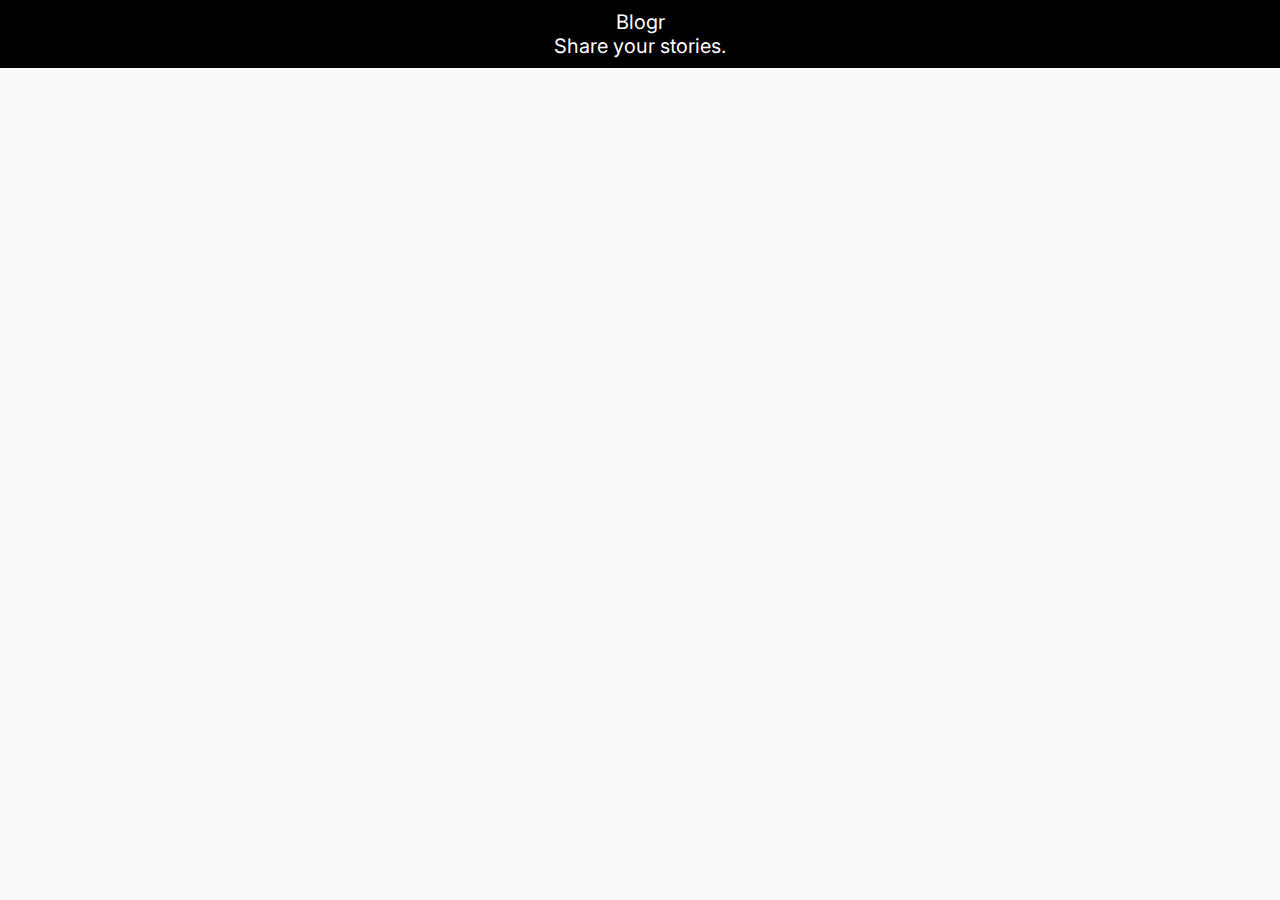
<file: index.html>
<!DOCTYPE html>
<html lang="en">

<head>
    <meta charset="UTF-8">
    <meta name="viewport" content="width=device-width, initial-scale=1.0">
    <title>Blogr</title>
    <link rel="stylesheet" href="styles.css">
</head>

<body>
 <header>
    <div>Blogr<br>
        Share your stories.
    </div>
    
 </header>

  <script src="script.js"></script>
</body>

</html>
</file>
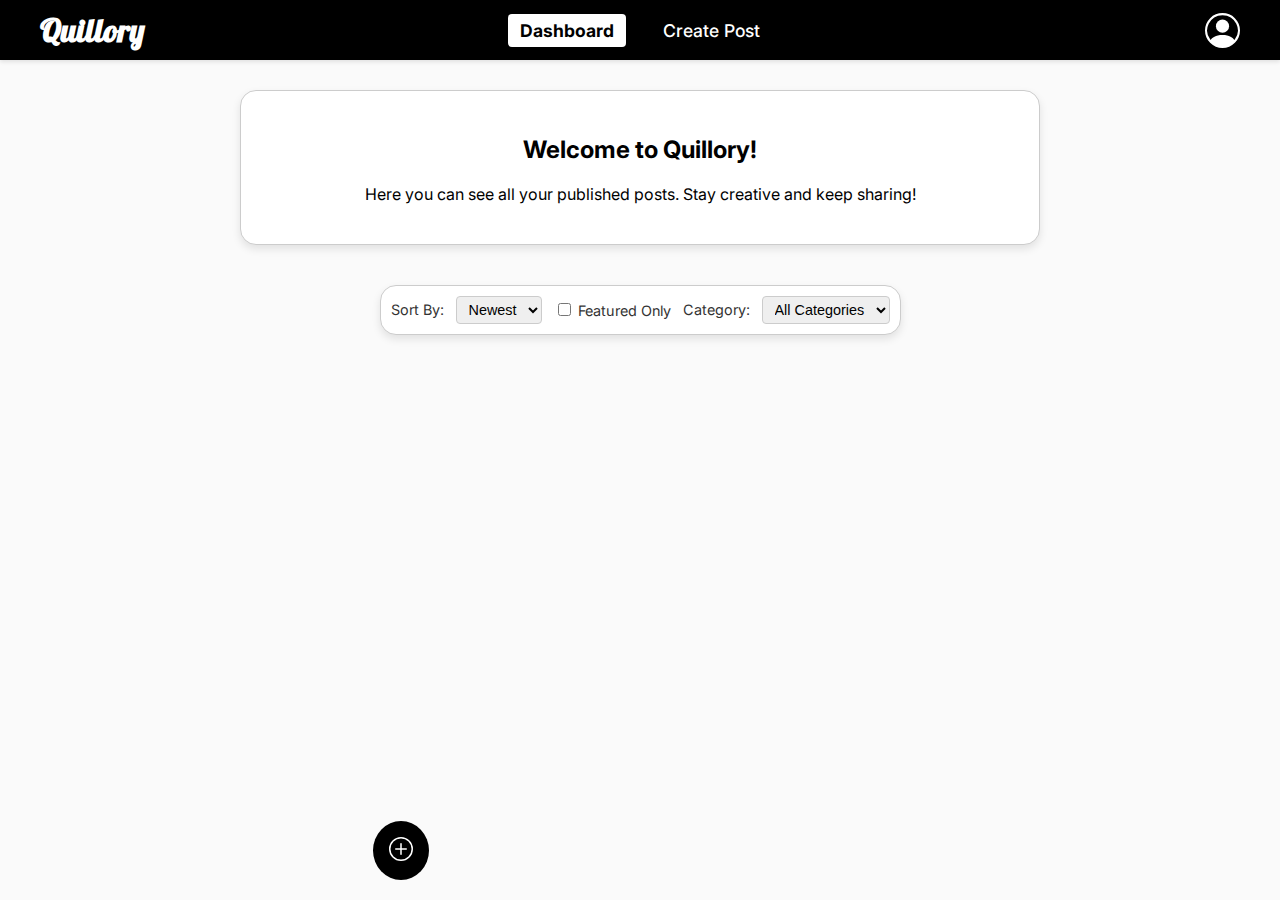
<file: HTML FILES/dashboard.html>
<!DOCTYPE html>
<html lang="en">
  <head>
    <title>Quillory</title>
    <link rel="icon" type="image/png" href="../quillory-icon.png">
    <meta charset="UTF-8" />
    <meta name="viewport" content="width=device-width, initial-scale=1.0" />
    <link rel="stylesheet" href="../CSS FILES/dashboard.css" />
  </head>
  <body>
    <header>

      <div class="title"><a href="dashboard.html">Quillory</a></div>
      <nav>
        <ul>
          <li><a href="dashboard.html" class="nav-link active">Dashboard</a></li>
          <li><a href="post.html" class="nav-link">Create Post</a></li>
        </ul>
      </nav>
      
      <a href="profile.html" class="profile-link" aria-label="profile">
        <svg xmlns="http://www.w3.org/2000/svg" width="35" height="35" fill="white" class="profile-icon" viewBox="0 0 16 16">
          <path d="M11 6a3 3 0 1 1-6 0 3 3 0 0 1 6 0"/>
          <path fill-rule="evenodd" d="M0 8a8 8 0 1 1 16 0A8 8 0 0 1 0 8m8-7a7 7 0 0 0-5.468 11.37C3.242 11.226 4.805 10 8 10s4.757 1.225 5.468 2.37A7 7 0 0 0 8 1"/>
        </svg>
      </a>
    </header>

    <main class="content-area">
      <div class="dashboard-summary">
        <h2>Welcome to Quillory!</h2>
        <p>Here you can see all your published posts. Stay creative and keep sharing!</p>
      </div>

      <div class="filter-bar">
        <label for="recency-filter">Sort By:</label>
        <select id="recency-filter">
          <option value="newest">Newest</option>
          <option value="oldest">Oldest</option>
        </select>
        
        <label for="featured-filter">
          <input type="checkbox" id="featured-filter" />
          Featured Only
        </label>
        
        <label for="category-filter">Category:</label>
        <select id="category-filter">
          <option value="all">All Categories</option>
          <option value="tech">Tech</option>
          <option value="lifestyle">Lifestyle</option>
          <option value="news">News</option>
        </select>
      </div>

      <section class="view-section">
        <div id="postsFeed" class="post-feed"></div>
      </section>

    </main>
    <button class="new-post-btn" aria-label="Create New Post">
      <svg xmlns="http://www.w3.org/2000/svg" width="16" height="16" fill="currentColor" class="bi bi-plus-circle" viewBox="0 0 16 16">
        <path d="M8 15A7 7 0 1 1 8 1a7 7 0 0 1 0 14m0 1A8 8 0 1 0 8 0a8 8 0 0 0 0 16"/>
        <path d="M8 4a.5.5 0 0 1 .5.5v3h3a.5.5 0 0 1 0 1h-3v3a.5.5 0 0 1-1 0v-3h-3a.5.5 0 0 1 0-1h3v-3A.5.5 0 0 1 8 4"/>
      </svg>
    </button>
    <script src="../JAVASCRIPT FILES/dashboard.js"></script>
  </body>
</html>
</file>
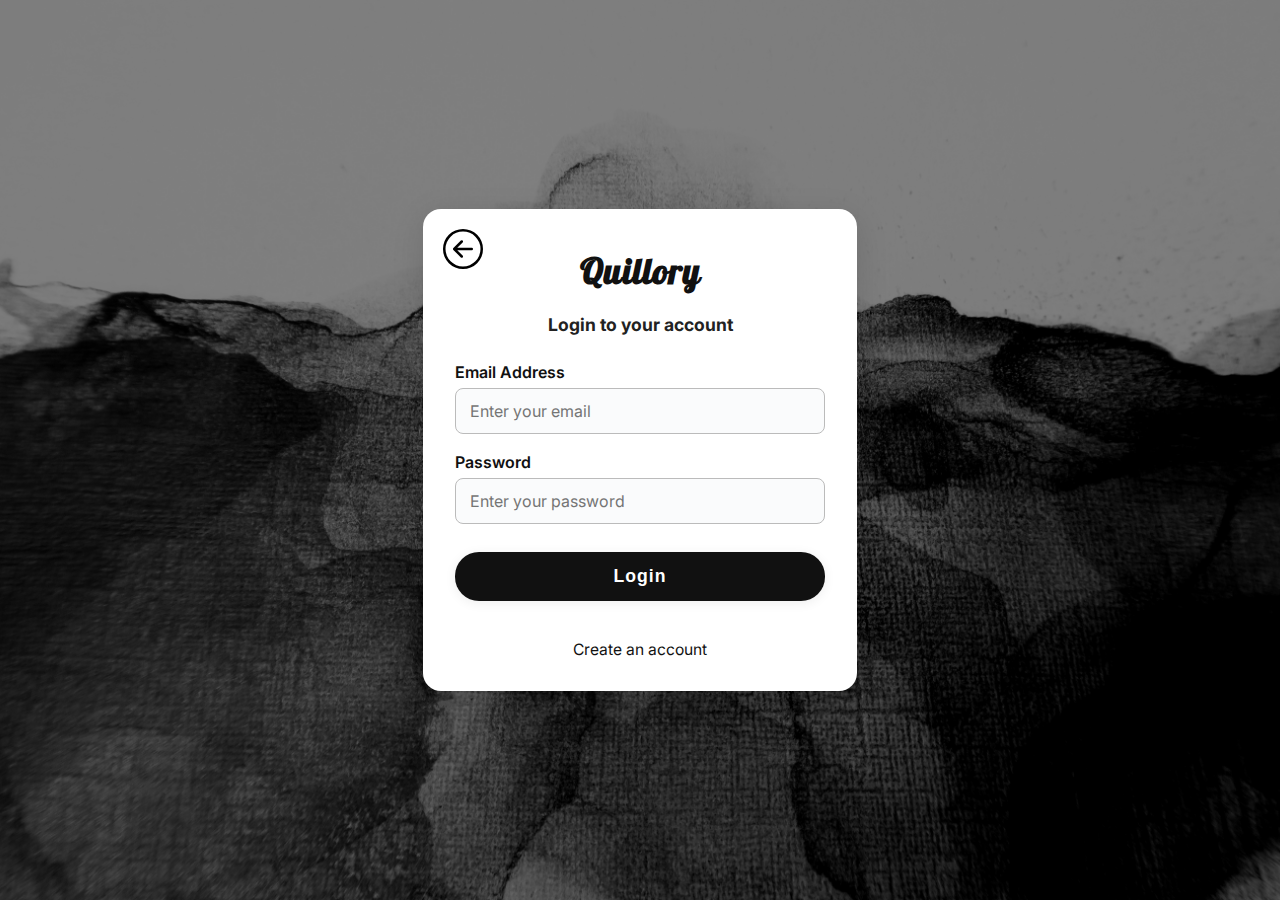
<file: HTML FILES/login.html>
<html>
    <head>
        <title>Login - Quillory</title>
        <link rel="icon" type="image/png" href="../quillory-icon.png">
        <link rel="stylesheet" type="text/css" href="../CSS FILES/login.css">
        <meta name="viewport" content="width=device-width, initial-scale=1.0">
        <meta charset="UTF-8">
    </head>
    <body>
        <div class="login-container">
            <div class="login-box">
                <a href="index.html" class="back-home" aria-label="Back to Home">
                    <svg xmlns="http://www.w3.org/2000/svg" width="32" height="32" fill="currentColor" class="bi bi-arrow-left-circle" viewBox="0 0 16 16">
                        <path fill-rule="evenodd" d="M1 8a7 7 0 1 0 14 0A7 7 0 0 0 1 8m15 0A8 8 0 1 1 0 8a8 8 0 0 1 16 0m-4.5-.5a.5.5 0 0 1 0 1H5.707l2.147 2.146a.5.5 0 0 1-.708.708l-3-3a.5.5 0 0 1 0-.708l3-3a.5.5 0 1 1 .708.708L5.707 7.5z"/>
                    </svg>
                </a>
                <h1 class="login-title">Quillory</h1>
                <h2 class="login-subtitle">Login to your account</h2>
                <form class="login-form">
                    <div class="form-group">
                        <label for="login-email">Email Address</label>
                        <input type="email" id="login-email" name="email" required placeholder="Enter your email">
                    </div>
                    <div class="form-group">
                        <label for="login-password">Password</label>
                        <input type="password" id="login-password" name="password" required placeholder="Enter your password">
                    </div>
                    <button type="submit" class="login-btn">Login</button>
                </form>
                <div class="login-links">
                    <a href="register.html">Create an account</a>
                </div>
            </div>
        </div>
        <script src="../JAVASCRIPT FILES/login.js"></script>
    </body>
</html>
</file>
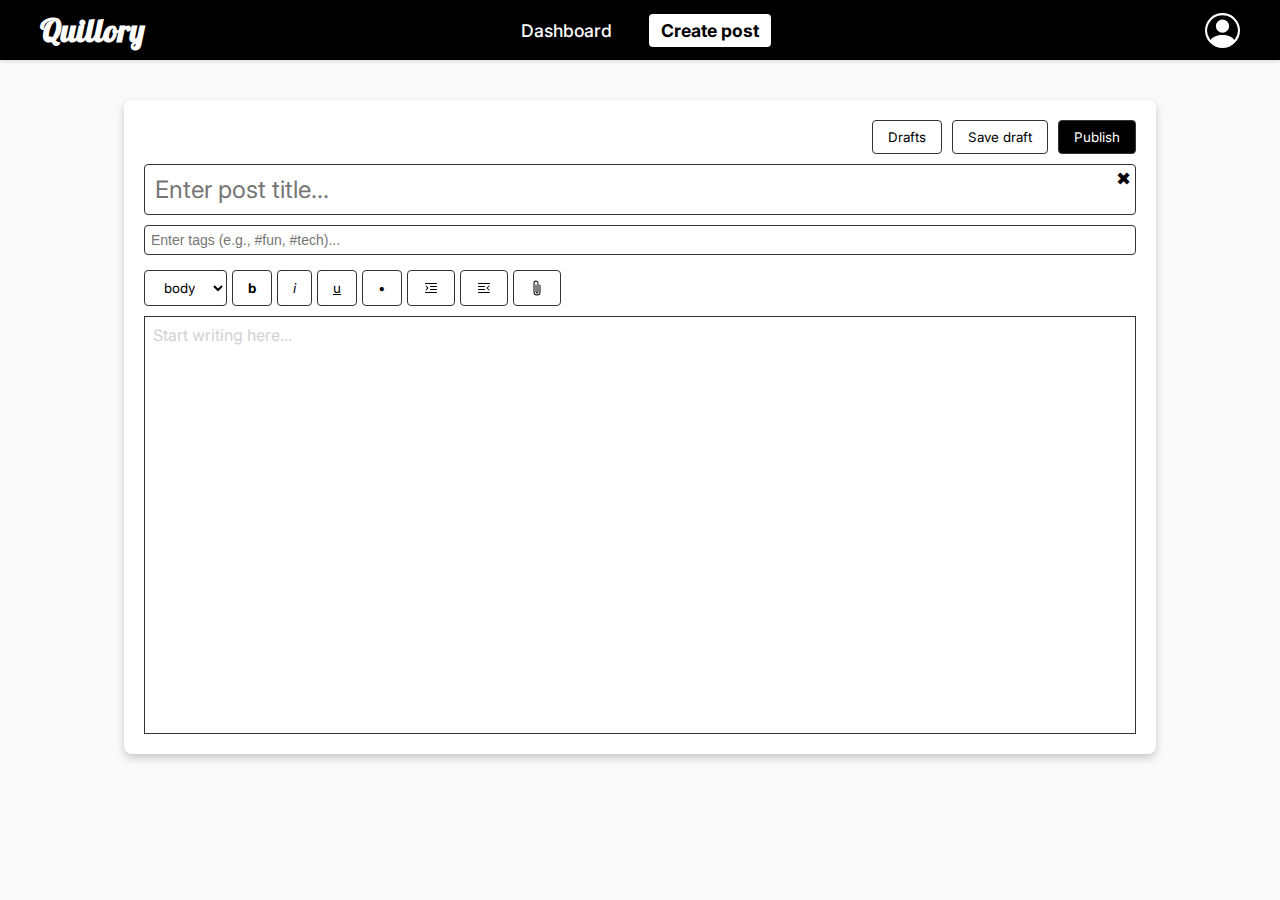
<file: HTML FILES/post.html>
<!doctype html>
<html lang="en">
  <head>
    <meta charset="utf-8" />
    <meta name="viewport" content="width=device-width, initial-scale=1.0" />
    <title>Quillory – Create post</title>
    <link rel="stylesheet" href="../CSS FILES/post-styles.css" />
  </head>

  <body>
    <header>
      <div class="title"><a href="dashboard.html">Quillory</a></div>

      <nav>
        <ul>
          <li><a href="dashboard.html" class="nav-link">Dashboard</a></li>
          <li><a href="post.html" class="nav-link active">Create post</a></li>
        </ul>
      </nav>

      <a href="profile.html" class="profile-link" aria-label="profile">
        <svg xmlns="http://www.w3.org/2000/svg" width="35" height="35" fill="white" class="profile-icon" viewBox="0 0 16 16">
          <path d="M11 6a3 3 0 1 1-6 0 3 3 0 0 1 6 0"/>
          <path fill-rule="evenodd" d="M0 8a8 8 0 1 1 16 0A8 8 0 0 1 0 8m8-7a7 7 0 0 0-5.468 11.37C3.242 11.226 4.805 10 8 10s4.757 1.225 5.468 2.37A7 7 0 0 0 8 1"/>
        </svg>
      </a>

      

    </header>

    

    <main class="content-area">
      <section id="post" class="view-section">
        <section class="posting">
          <div class="post-container">
            <div class="post-header">
              <button class="drafts" id="draftsBtn" title="View drafts">Drafts</button>
              <button class="drafts" id="saveDraftBtn" title="Save draft">Save draft</button>
              <button class="publish" id="publishBtn" title="Publish post">Publish</button>
            </div>

            <div class="post-editor">
              <button id="delete-post" class="delete-post" title="Delete current content">✖</button>
              <input type="text" id="postTitle" placeholder="Enter post title..." />
              <div class="tags-container">
                <input type="text" id="postTags" placeholder="Enter tags (e.g., #fun, #tech)..." />
                <div id="tagsList" class="tags-list"></div>
              </div>

              <div class="toolbar">
                <select id="textSize" title="select heading or body">
                  <option value="h1">h1</option>
                  <option value="h2">h2</option>
                  <option value="h3">h3</option>
                  <option value="p" selected>body</option>
                </select>

                <button id="bold" title="bold"><strong>b</strong></button>
                <button id="italic" title="italic"><em>i</em></button>
                <button id="underline" title="underline"><span style="text-decoration:underline;">u</span></button>
                <button id="bullet" title="bullet list">•</button>

                <button id="indent" class="toolbar-btn" title="Increase Indent">
                  <svg xmlns="http://www.w3.org/2000/svg" width="16" height="16" fill="currentColor" class="bi bi-text-indent-left icon-btn" viewBox="0 0 16 16">
                    <path d="M2 3.5a.5.5 0 0 1 .5-.5h11a.5.5 0 0 1 0 1h-11a.5.5 0 0 1-.5-.5m.646 2.146a.5.5 0 0 1 .708 0l2 2a.5.5 0 0 1 0 .708l-2 2a.5.5 0 0 1-.708-.708L4.293 8 2.646 6.354a.5.5 0 0 1 0-.708M7 6.5a.5.5 0 0 1 .5-.5h6a.5.5 0 0 1 0 1h-6a.5.5 0 0 1-.5-.5m0 3a.5.5 0 0 1 .5-.5h6a.5.5 0 0 1 0 1h-6a.5.5 0 0 1-.5-.5m-5 3a.5.5 0 0 1 .5-.5h11a.5.5 0 0 1 0 1h-11a.5.5 0 0 1-.5-.5"/>
                  </svg>
                </button>

                <button id="outdent" class="toolbar-btn" title="Decrease Indent">
                  <svg xmlns="http://www.w3.org/2000/svg" width="16" height="16" fill="currentColor" class="bi bi-text-indent-right icon-btn" viewBox="0 0 16 16">
                    <path d="M2 3.5a.5.5 0 0 1 .5-.5h11a.5.5 0 0 1 0 1h-11a.5.5 0 0 1-.5-.5m10.646 2.146a.5.5 0 0 1 .708.708L11.707 8l1.647 1.646a.5.5 0 0 1-.708.708l-2-2a.5.5 0 0 1 0-.708zM2 6.5a.5.5 0 0 1 .5-.5h6a.5.5 0 0 1 0 1h-6a.5.5 0 0 1-.5-.5m0 3a.5.5 0 0 1 .5-.5h6a.5.5 0 0 1 0 1h-6a.5.5 0 0 1-.5-.5m0 3a.5.5 0 0 1 .5-.5h11a.5.5 0 0 1 0 1h-11a.5.5 0 0 1-.5-.5"/>
                  </svg>
                </button>

                <button id="attach-img" class="toolbar-btn" title="Attach File">
                  <svg xmlns="http://www.w3.org/2000/svg" width="16" height="16" fill="currentColor" class="bi bi-paperclip icon-btn" viewBox="0 0 16 16">
                    <path d="M4.5 3a2.5 2.5 0 0 1 5 0v9a1.5 1.5 0 0 1-3 0V5a.5.5 0 0 1 1 0v7a.5.5 0 0 0 1 0V3a1.5 1.5 0 1 0-3 0v9a2.5 2.5 0 0 0 5 0V5a.5.5 0 0 1 1 0v7a3.5 3.5 0 1 1-7 0z"/>
                  </svg>
                </button>
              </div>
              
              <div class="content" contenteditable="true"></div>
            </div>
          </div>
        </section>

        <div id="draftsPanel" class="drafts-panel">
          <button id="closeDrafts" class="close-drafts" title="close drafts panel">close</button>
          <h3>Saved Drafts</h3>
          <ul id="draftsList"></ul>
        </div>
      </section>
    </main>

    <script src="../JAVASCRIPT FILES/post.js"></script>
  </body>
</html>
</file>
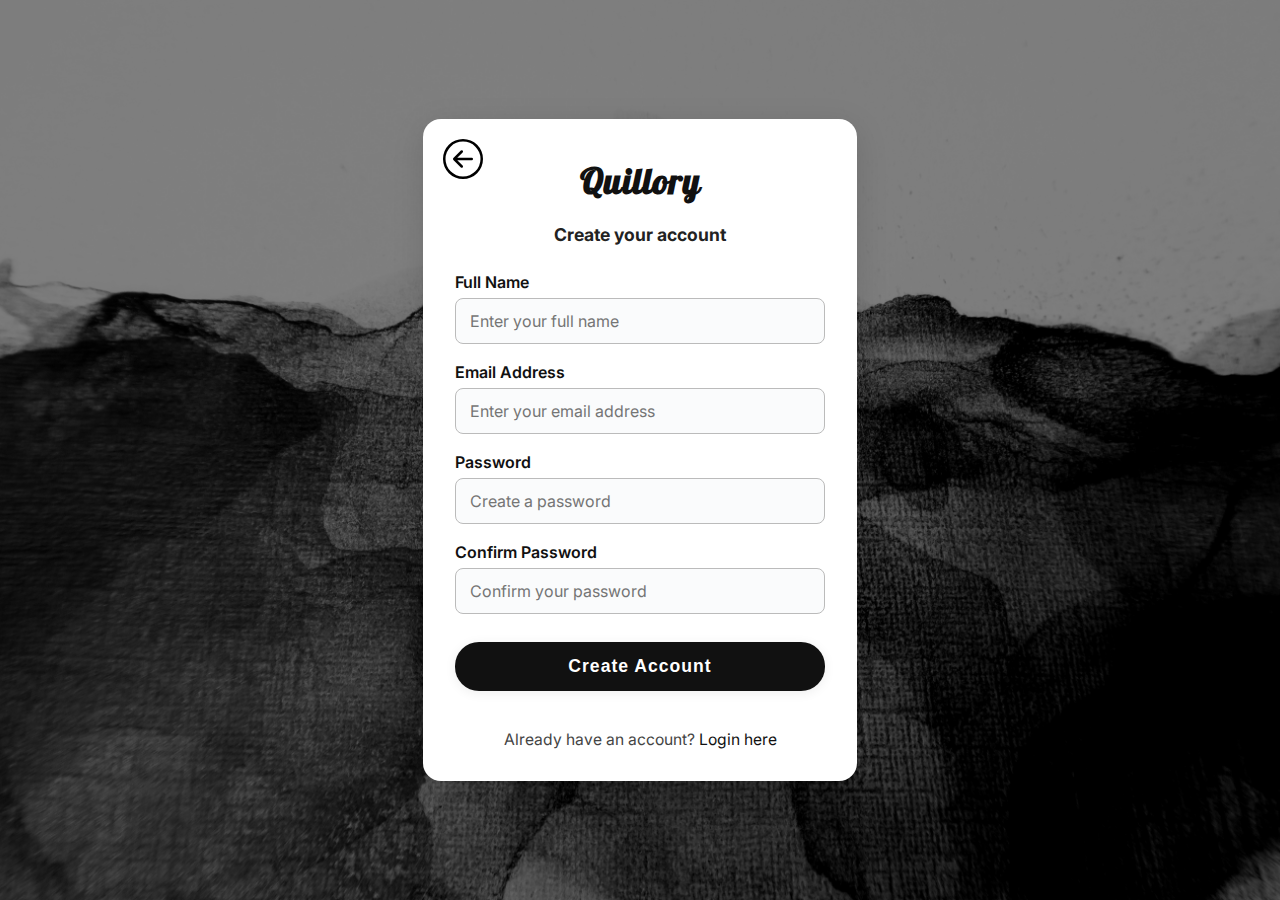
<file: HTML FILES/register.html>
<html>
    <head>
        <title>Register - Quillory</title>
        <link rel="icon" type="image/png" href="../quillory-icon.png">
        <link rel="stylesheet" type="text/css" href="../CSS FILES/register.css">
        <meta name="viewport" content="width=device-width, initial-scale=1.0">
        <meta charset="UTF-8">
    </head>
    <body>
        <div class="login-container">
            <div class="login-box">
                <a href="index.html" class="back-home" aria-label="Back to Home">
                    <svg xmlns="http://www.w3.org/2000/svg" width="32" height="32" fill="currentColor" class="bi bi-arrow-left-circle" viewBox="0 0 16 16">
                        <path fill-rule="evenodd" d="M1 8a7 7 0 1 0 14 0A7 7 0 0 0 1 8m15 0A8 8 0 1 1 0 8a8 8 0 0 1 16 0m-4.5-.5a.5.5 0 0 1 0 1H5.707l2.147 2.146a.5.5 0 0 1-.708.708l-3-3a.5.5 0 0 1 0-.708l3-3a.5.5 0 1 1 .708.708L5.707 7.5z"/>
                    </svg>
                </a>
                <h1 class="login-title">Quillory</h1>
                <h2 class="login-subtitle">Create your account</h2>
                <form class="login-form">
                    <div class="form-group">
                        <label for="register-name">Full Name</label>
                        <input type="text" id="register-name" name="name" required placeholder="Enter your full name">
                    </div>
                    <div class="form-group">
                        <label for="register-email">Email Address</label>
                        <input type="email" id="register-email" name="email" required placeholder="Enter your email address">
                    </div>
                    <div class="form-group">
                        <label for="register-password">Password</label>
                        <input type="password" id="register-password" name="password" required placeholder="Create a password">
                    </div>
                    <div class="form-group">
                        <label for="register-confirm-password">Confirm Password</label>
                        <input type="password" id="register-confirm-password" name="confirm-password" required placeholder="Confirm your password">
                    </div>
                    <button type="submit" class="login-btn">Create Account</button>
                </form>
                <div class="login-links">
                    <span>Already have an account?</span>
                    <a href="login.html">Login here</a>
                </div>
            </div>
        </div>
        <script src="../JAVASCRIPT FILES/register.js"></script>
    </body>
</html>
</file>
<file: styles.css>
@import url('https://fonts.googleapis.com/css2?family=Inter:ital,opsz,wght@0,14..32,100..900;1,14..32,100..900&display=swap');

body {
    margin:0;
    padding: 0;
    background-color: rgb(250, 250, 250);
}

header {
    background-color: black;
}

header div{
    color:white;
    text-align: center;
    font-family: Inter;
    font-size: 20px;
    padding: 10px;
}
</file>
<file: CSS FILES/dashboard.css>
@import url('https://fonts.googleapis.com/css2?family=Inter:ital,opsz,wght@0,14..32,100..900&display=swap');
@import url('https://fonts.googleapis.com/css2?family=Lobster&display=swap');

header {
    background-color: #000000;
    color: white;
    padding: 10px 40px;
    display: flex;
    justify-content: space-between;
    align-items: center;
    box-shadow: 0 2px 4px rgba(0, 0, 0, 0.1);
}

.title {
    font-family: 'Lobster', cursive;
    font-size: 2em;
    font-weight: 700;
    margin: 0;
    width: 200px;
}

.title a {
    color: white;
    text-decoration: none;
}

.profile-link {
    width: 200px;
    display: flex;
    justify-content: flex-end;
}

body {
    margin: 0;
    padding: 0;
    background-color: #fafafa;
    font-family: 'Inter', sans-serif;
    font-size: 16px;
  }
  



  .dashboard-summary,
  .post-feed {
    max-width: 600px; /* Same width for both */
    width: 100%;
    margin: 0 auto; /* Center horizontally */
    margin-top: 30px;
    margin-bottom: 20px;
    background: white;
    border: 1px solid #ccc;
    border-radius: 16px;
    box-shadow: 0 4px 8px rgba(0,0,0,0.1);
    padding: 24px;
    text-align: center;
  }
  
  .post-feed {
    display: flex;
    flex-direction: column;
    gap: 20px;
    max-width: 600px; /* Ensure the width is consistent */
    width: 100%;
    margin: 0 auto; /* Center the feed */
    padding: 0 16px; /* Add padding to prevent overflow */
    box-sizing: border-box; /* Include padding in width calculation */
    background: none; /* Remove background */
    border: none; /* Remove border */
    box-shadow: none; /* Remove shadow */
  }
  
  .post-card {
    width: 100%; /* Take full width of the parent */
    background: white;
    border: 1px solid #ccc;
    border-radius: 16px;
    box-shadow: 0 4px 8px rgba(0,0,0,0.1);
    padding: 24px;
    word-break: break-word;
    overflow-wrap: break-word;
    box-sizing: border-box; /* Include padding and border in width */
    text-align: left; /* Align text to the left */
  }
  
  .post-feed .post-card:last-child {
    margin-bottom: 60px;
  }
  
  .post-meta {
    font-size: 14px;
    margin-top: 5px;
    display: flex;
    justify-content: space-between;
    align-items: center;
  }
  
  .post-meta span {
    color: #888;
  }
  
  .delete-published {
    border: none;
    background: transparent;
    cursor: pointer;
  }

  .content-area {
  display: flex;
  flex-direction: column;
  align-items: center;
  width: 100%;
  padding: 0;
}


nav {
  flex: 1;
  display: flex;
  justify-content: center;
  padding: 0;
  margin: 0;
}

nav ul {
  list-style: none;
  margin: 0;
  padding: 0;
  display: flex;
  gap: 25px;
  font-size: 1.1em;
}

nav li {
  margin: 0;
}

nav a {
  color: white;
  text-decoration: none;
  font-weight: 500;
  padding: 6px 12px;
  border-radius: 4px;
  transition: background 0.2s;
}

nav a:hover {
    background: rgba(255, 255, 255, 0.301);
}

nav a.active {
    background: #fff;
    color: #000;
    font-weight: 700;
}

nav a.active:hover {
    background: #f3f3f3ee;
}





.view-section {
    margin: 0;
    padding: 0;
    width: 100%;
}

.static-icon {
  position: absolute; /* Position it relative to the container */
  bottom: 20px; /* Distance from the bottom of the container */
  left: 20px; /* Distance from the left of the container */
  z-index: 1000; /* Ensure it appears above other elements */
}

.dashboard-summary {
  position: relative; /* Make the container a positioning context */
  max-width: 750px;
  width: 100%;
  margin-top: 30px;
  margin-bottom: 20px;
  background: white;
  border: 1px solid #ccc;
  border-radius: 16px;
  box-shadow: 0 4px 8px rgba(0, 0, 0, 0.1);
  padding: 24px;
  text-align: center;
}

/* New Post Button */
.new-post-btn {
  position: fixed;
  bottom: 20px;
  left: 28em;
  background-color: #000000;
  border: none;
  border-radius: 50%;
  padding: 16px;
  cursor: pointer;
  transition: transform 0.2s, background-color 0.2s;
  z-index: 1000;
}

.new-post-btn svg {
  fill: white;
  width: 24px;
  height: 24px;
}

.new-post-btn:hover {
  transform: scale(1.1);
  background-color: #131313;
}

/* Filter Bar Styles */
.filter-bar {
  display: flex;
  align-items: center;
  gap: 12px;
  justify-content: center;
  margin: 20px auto;
  padding: 10px;
  max-width: 600px;
  background: #fff;
  border: 1px solid #ccc;
  border-radius: 16px;
  box-shadow: 0 4px 8px rgba(0,0,0,0.1);
}

.filter-bar label {
  font-size: 0.9em;
  color: #333;
}

.filter-bar select,
.filter-bar input[type="checkbox"] {
  padding: 4px 8px;
  font-size: 0.9em;
  border-radius: 4px;
  border: 1px solid #ccc;
}

/* Edit Post Button */
.edit-post {
  background-color: transparent;
  border: 1px solid #000000;
  color: #000000;
  border-radius: 4px;
  padding: 6px 10px;
  cursor: pointer;
  font-size: 1em;
  margin-right: 8px;
  transition: background-color 0.2s, transform 0.2s;
}

.edit-post:hover {
  background-color: rgba(0, 123, 255, 0.1);
  transform: scale(1.05);
}

/* Post Actions */
.post-actions {
  display: flex;
  gap: 8px; /* Adjust spacing between buttons as needed */
  align-items: center;
}

/* Responsive styles for mobile devices */
@media (max-width: 600px) {
  /* Adjust header padding */
  header {
    padding: 10px 20px;
  }
  /* Center and scale-down summary and posts feed */
  .dashboard-summary,
  .post-feed {
    max-width: 100%;
    margin: 20px 10px;
    padding: 16px;
  }
  /* Reduce gap and font size between nav items */
  nav ul {
    gap: 12px;
    font-size: 0.95em;
  }
  /* Adjust new post button position and padding */
  .new-post-btn {
    left: 20px;
    padding: 12px;
  }
  /* Ensure the static svg icon stays at bottom left */
  .static-icon {
    left: 20px;
  }
}

/* Responsive styles for tablets and iPads */
@media (max-width: 900px) and (min-width: 601px) {
  /* Adjust header padding */
  header {
    padding: 10px 30px;
  }
  /* Center summary and posts feed with a bit more margin */
  .dashboard-summary,
  .post-feed {
    max-width: 90%;
    margin: 20px auto;
    padding: 18px;
  }
  /* Slightly adjust nav items for better spacing */
  nav ul {
    gap: 15px;
    font-size: 1em;
  }
  /* Reposition new post button closer to the left */
  .new-post-btn {
    left: 20px;
    padding: 14px;
  }
  /* If needed, adjust font sizes or other elements specifically for tablets */
}
</file>
<file: CSS FILES/login.css>
@import url('https://fonts.googleapis.com/css2?family=Inter:wght@400;700&family=Lobster&display=swap');

body {
    margin: 0;
    padding: 0;
    font-family: 'Inter', sans-serif;
    background: url('../login-bg.jpg') no-repeat center center fixed;
    background-size: cover;
    min-height: 100vh;
    display: flex;
    align-items: center;
    justify-content: center;
    position: relative; /* Add this for the overlay */
}

body::before {
    content: '';
    position: absolute;
    top: 0;
    left: 0;
    width: 100%;
    height: 100%;
    background: rgba(0, 0, 0, 0.5); /* Black overlay with 50% opacity */
    z-index: 0; /* Place it behind the content */
}

.login-container {
    width: 100vw;
    min-height: 100vh;
    display: flex;
    align-items: center;
    justify-content: center;
    position: relative; /* Add this for absolute positioning of the SVG */
}

.login-box {
    background: #fff;
    border-radius: 18px;
    box-shadow: 0 8px 32px rgba(0,0,0,0.13);
    padding: 40px 32px 32px 32px;
    max-width: 370px;
    width: 100%;
    display: flex;
    flex-direction: column;
    align-items: center;
    animation: fadeInLogin 0.7s ease;
    position: relative; /* Add this for absolute positioning inside the box */
}

@keyframes fadeInLogin {
    from { opacity: 0; transform: translateY(30px);}
    to { opacity: 1; transform: translateY(0);}
}

.back-home {
    position: absolute;
    top: 20px;
    left: 20px;
    display: inline-block;
    margin: 0;
    z-index: 2;
    transition: transform 0.18s;
}
.back-home svg {
    color: #000000;
    vertical-align: middle;
    transition: color 0.18s;
    width: 40px;
    height: 40px;
}
.back-home:hover svg,
.back-home:focus svg {
    color: #000000c0;
    transform: scale(1.08);
}

/* Responsive adjustment for small screens */
@media (max-width: 500px) {
    .login-box {
        padding: 24px 8vw 18px 8vw;
        max-width: 98vw;
    }
    .login-title {
        font-size: 1.5em;
    }
    .back-home {
        top: 8px;
        left: 8px;
    }
}

.login-title {
    font-family: 'Lobster', cursive;
    font-size: 2.2em;
    color: #111;
    margin: 0 0 0.2em 0;
    letter-spacing: 1px;
}

.login-subtitle {
    font-size: 1.1em;
    color: #222;
    margin-bottom: 1.5em;
    font-weight: 700;
}

.login-form {
    width: 100%;
    display: flex;
    flex-direction: column;
    gap: 18px;
}

.form-group {
    display: flex;
    flex-direction: column;
    align-items: flex-start;
}

.form-group label {
    font-weight: 600;
    margin-bottom: 6px;
    color: #111;
    font-size: 1em;
}

.form-group input {
    width: 100%;
    padding: 12px 14px;
    border: 1px solid #bbb;
    border-radius: 8px;
    font-size: 1em;
    background: #fafbfc;
    color: #111;
    transition: border 0.2s;
    font-family: inherit;
}

.form-group input:focus {
    border: 1.5px solid #111;
    outline: none;
}

.login-btn {
    margin-top: 10px;
    padding: 14px 0;
    width: 100%;
    background: #111;
    color: #fff;
    border: none;
    border-radius: 24px;
    font-size: 1.1em;
    font-weight: 700;
    letter-spacing: 1px;
    cursor: pointer;
    transition: background 0.2s, color 0.2s, transform 0.15s;
    box-shadow: 0 2px 12px rgba(0,0,0,0.07);
}

.login-btn:hover,
.login-btn:focus {
    background: #222;
    color: #fff;
    transform: translateY(-2px) scale(1.03);
}

.login-links {
    margin-top: 1.5em;
    font-size: 0.98em;
    color: #444;
    display: flex;
    align-items: center;
    gap: 4px;
}

.login-links a {
    color: #111;
    text-decoration: none;
    transition: color 0.2s;
}

.login-links a:hover {
    color: #555;
    text-decoration: underline;
}

/* Responsive */
@media (max-width: 500px) {
    .login-box {
        padding: 24px 8vw 18px 8vw;
        max-width: 98vw;
    }
    .login-title {
        font-size: 1.5em;
    }
}
</file>
<file: CSS FILES/post-styles.css>
@import url('https://fonts.googleapis.com/css2?family=Inter:ital,opsz,wght@0,14..32,100..900&display=swap');
@import url('https://fonts.googleapis.com/css2?family=Lobster&display=swap');

body {
  margin: 0;
  padding: 0;
  background-color: #fafafa;
  font-family: 'Inter', sans-serif;
  font-size: 16px;
}

/* Header */
header {
    background-color: #000000;
    color: white;
    padding: 10px 40px;
    display: flex;
    justify-content: space-between;
    align-items: center;
    box-shadow: 0 2px 4px rgba(0, 0, 0, 0.1);
}

.title {
    font-family: 'Lobster', cursive;
    font-size: 2em;
    font-weight: 700;
    margin: 0;
    width: 200px;
}

.title a {
    color: white;
    text-decoration: none;
}

nav {
    flex: 1;
    display: flex;
    justify-content: center;
    padding: 0;
    margin: 0;
}

nav ul {
    list-style: none;
    margin: 0;
    padding: 0;
    display: flex;
    gap: 25px;
    font-size: 1.1em;
}

nav li {
    margin: 0;
}

nav a {
    color: white;
    text-decoration: none;
    font-weight: 500;
    padding: 6px 12px;
    border-radius: 4px;
    transition: background 0.2s;
}

nav a:hover {
    background: rgba(255, 255, 255, 0.3);
}

nav a.active {
    background: #fff;
    color: #000;
    font-weight: 700;
}

.profile-link {
    width: 200px;
    display: flex;
    justify-content: flex-end;
}


/* Content Area */
.content-area {
  padding: 20px;
}

.post-container {
  width: 80%;
  margin: 20px auto;
  padding: 20px;
  background: white;
  box-shadow: 0 4px 8px rgba(0,0,0,0.2);
  border-radius: 8px;
  position: relative;
}

.post-header {
  display: flex;
  justify-content: flex-end;
  gap: 10px;
  margin-bottom: 10px;
}

/* Buttons */
button.drafts,
button.publish,
button.delete-post,
.toolbar button,
.toolbar select,
.close-drafts,
.delete-published {
  padding: 8px 15px;
  border: 1px solid #333;
  background: white;
  cursor: pointer;
  border-radius: 4px;
  transition: background 0.2s;
  font-family: Inter, sans serif;
}

button.publish {
  background-color: black;
  color: white;
}

button.delete-post {
  position: absolute;
  right: 10px;
  top: 60px;
  background: transparent;
  border: none;
  font-size: 18px;
}

button.delete-post:hover {
  color: red;
}

/* Toolbar */
.toolbar {
  display: flex;
  flex-wrap: wrap;
  gap: 5px;
  margin-bottom: 10px;
}

.toolbar button,
.toolbar select {
  transition: background 0.2s, transform 0.1s;
}

.toolbar button:hover,
.toolbar select:hover {
  background-color: #f0f0f0;
  transform: scale(1.05); 
}

.toolbar-btn {
  display: flex;
  align-items: center;
  justify-content: center;
  padding: 8px;
}

.icon-btn {
  width: 16px;
  height: 16px;
  vertical-align: middle;
}

/* Content */
.content {
  border: 1px solid #333;
  padding: 8px;
  min-height: 400px;
  overflow-y: auto;
  line-height: 1.3;
  white-space: pre-wrap;
}

.content:empty:before {
  content: "Start writing here...";
  color: lightgray;
}

.content img {
  max-width: 45%;
  height: auto;
  margin: 5px;
  display: inline-block;
  vertical-align: top;
}

/* Drafts Panel */
.drafts-panel {
  position: fixed;
  top: 70px;
  right: 20px;
  width: 300px;
  max-height: 70%;
  background: white;
  box-shadow: 0 4px 8px rgba(0,0,0,0.3);
  border-radius: 8px;
  padding: 15px;
  overflow-y: auto;
  display: none;
  z-index: 1000;
}

.close-drafts {
  margin-bottom: 10px;
}

.drafts-panel h3 {
  margin-top: 0;
  margin-bottom: 15px;
  font-size: 18px;
}

#draftsList {
  list-style: none;
  padding: 0;
  margin: 0;
}

#draftsList li {
  padding: 8px;
  border-bottom: 1px solid #ccc;
  cursor: pointer;
  display: flex;
  justify-content: space-between;
  align-items: flex-start;
  font-size: 14px;
  overflow-wrap: break-word;
  word-wrap: break-word;
  white-space: normal;
}

#draftsList li .draft-text {
  flex: 1;
  min-width: 0;
  display: flex;
  flex-direction: column;
}

#draftsList li .draft-title {
  font-weight: bold;
}

#draftsList li .draft-meta {
  color: #666;
  font-size: 12px;
}

#draftsList li .draft-actions {
  display: flex;
  gap: 8px;
  margin-left: 10px;
  flex-shrink: 0;
}

#draftsList li button {
  padding: 4px 8px;
  font-size: 16px;
  border: 1px solid #ccc;
  border-radius: 4px;
  background: white;
  cursor: pointer;
  line-height: 1;
  transition: background 0.2s;
}

#draftsList li button:hover {
  background-color: #f0f0f0;
}

#draftsList li:hover {
  background-color: #f0f0f0;
}

/* Post Feed */
.post-feed {
  display: grid;
  grid-template-columns: repeat(auto-fill, minmax(300px, 1fr));
  gap: 20px;
}

.post-card {
  background: white;
  border: 1px solid #ccc;
  border-radius: 4px;
  box-shadow: 0 4px 8px rgba(0,0,0,0.1);
  padding: 15px;
}

.post-meta {
  font-size: 14px;
  margin-top: 10px;
  display: flex;
  justify-content: space-between;
  align-items: center;
}

.delete-published {
  border: none;
  background: transparent;
  cursor: pointer;
}

/* Inputs */
#postTitle {
  width: 100%;
  font-size: 24px;
  font-family: 'Inter', sans-serif;
  padding: 10px;
  margin-bottom: 10px;
  border: 1px solid #333;
  border-radius: 4px;
  box-sizing: border-box;
}

.tags-container {
  position: relative;
  margin-bottom: 10px;
}

#postTags {
  width: 100%;
  font-size: 14px; 
  padding: 6px; 
  border: 1px solid #333;
  border-radius: 4px;
  box-sizing: border-box;
  display: block;
}

.tags-list {
  display: flex;
  flex-wrap: wrap;
  gap: 5px;
  margin-top: 5px;
}

.tag {
  display: inline-flex;
  align-items: center;
  background-color: #e0e0e0;
  padding: 2px 6px;
  border-radius: 12px;
  font-size: 12px;
  color: #333;
}

.tag-remove {
  margin-left: 5px;
  cursor: pointer;
  font-size: 12px;
  color: #666;
}

/* Post Display */
.post-title {
  font-size: 28px;
  font-weight: bold;
  margin: 0 0 15px;
  color: #333;
  font-family: 'Inter', sans-serif;
}

.post-tags {
  font-size: 14px;
  color: #1a73e8;
  margin-top: 10px;
}

.post-tags span {
  margin-right: 10px;
  cursor: pointer;
}

@media (max-width: 600px) {
  .post-container {
    width: 90%;
  }

  .toolbar {
    gap: 3px;
  }

  .content {
    min-height: 300px;
  }

  #postTitle {
    font-size: 20px;
  }

  #postTags {
    font-size: 12px;
  }
}
</file>
<file: CSS FILES/register.css>
@import url('https://fonts.googleapis.com/css2?family=Inter:wght@400;700&family=Lobster&display=swap');

body {
    margin: 0;
    padding: 0;
    font-family: 'Inter', sans-serif;
    background: url('../login-bg.jpg') no-repeat center center fixed;
    background-size: cover;
    min-height: 100vh;
    display: flex;
    align-items: center;
    justify-content: center;
    position: relative; /* Add this for the overlay */
}

body::before {
    content: '';
    position: absolute;
    top: 0;
    left: 0;
    width: 100%;
    height: 100%;
    background: rgba(0, 0, 0, 0.5); /* Black overlay with 50% opacity */
    z-index: 0; /* Place it behind the content */
}

.login-container {
    width: 100vw;
    min-height: 100vh;
    display: flex;
    align-items: center;
    justify-content: center;
    position: relative; /* Add this for absolute positioning of the SVG */
}

.login-box {
    background: #fff;
    border-radius: 18px;
    box-shadow: 0 8px 32px rgba(0,0,0,0.13);
    padding: 40px 32px 32px 32px;
    max-width: 370px;
    width: 100%;
    display: flex;
    flex-direction: column;
    align-items: center;
    animation: fadeInLogin 0.7s ease;
    position: relative; /* Add this for absolute positioning inside the box */
}

@keyframes fadeInLogin {
    from { opacity: 0; transform: translateY(30px);}
    to { opacity: 1; transform: translateY(0);}
}

.back-home {
    position: absolute;
    top: 20px;
    left: 20px;
    display: inline-block;
    margin: 0;
    z-index: 2;
    transition: transform 0.18s;
}
.back-home svg {
    color: #000000;
    vertical-align: middle;
    transition: color 0.18s;
    width: 40px;
    height: 40px;
}
.back-home:hover svg,
.back-home:focus svg {
    color: #000000c0;
    transform: scale(1.08);
}

/* Responsive adjustment for small screens */
@media (max-width: 500px) {
    .login-box {
        padding: 24px 8vw 18px 8vw;
        max-width: 98vw;
    }
    .login-title {
        font-size: 1.5em;
    }
    .back-home {
        top: 8px;
        left: 8px;
    }
}

.login-title {
    font-family: 'Lobster', cursive;
    font-size: 2.2em;
    color: #111;
    margin: 0 0 0.2em 0;
    letter-spacing: 1px;
}

.login-subtitle {
    font-size: 1.1em;
    color: #222;
    margin-bottom: 1.5em;
    font-weight: 700;
}

.login-form {
    width: 100%;
    display: flex;
    flex-direction: column;
    gap: 18px;
}

.form-group {
    display: flex;
    flex-direction: column;
    align-items: flex-start;
}

.form-group label {
    font-weight: 600;
    margin-bottom: 6px;
    color: #111;
    font-size: 1em;
}

.form-group input {
    width: 100%;
    padding: 12px 14px;
    border: 1px solid #bbb;
    border-radius: 8px;
    font-size: 1em;
    background: #fafbfc;
    color: #111;
    transition: border 0.2s;
    font-family: inherit;
}

.form-group input:focus {
    border: 1.5px solid #111;
    outline: none;
}

.login-btn {
    margin-top: 10px;
    padding: 14px 0;
    width: 100%;
    background: #111;
    color: #fff;
    border: none;
    border-radius: 24px;
    font-size: 1.1em;
    font-weight: 700;
    letter-spacing: 1px;
    cursor: pointer;
    transition: background 0.2s, color 0.2s, transform 0.15s;
    box-shadow: 0 2px 12px rgba(0,0,0,0.07);
}

.login-btn:hover,
.login-btn:focus {
    background: #222;
    color: #fff;
    transform: translateY(-2px) scale(1.03);
}

.login-links {
    margin-top: 1.5em;
    font-size: 0.98em;
    color: #444;
    display: flex;
    align-items: center;
    gap: 4px;
}

.login-links a {
    color: #111;
    text-decoration: none;
    transition: color 0.2s;
}

.login-links a:hover {
    color: #555;
    text-decoration: underline;
}

/* Responsive */
@media (max-width: 500px) {
    .login-box {
        padding: 24px 8vw 18px 8vw;
        max-width: 98vw;
    }
    .login-title {
        font-size: 1.5em;
    }
}
</file>
